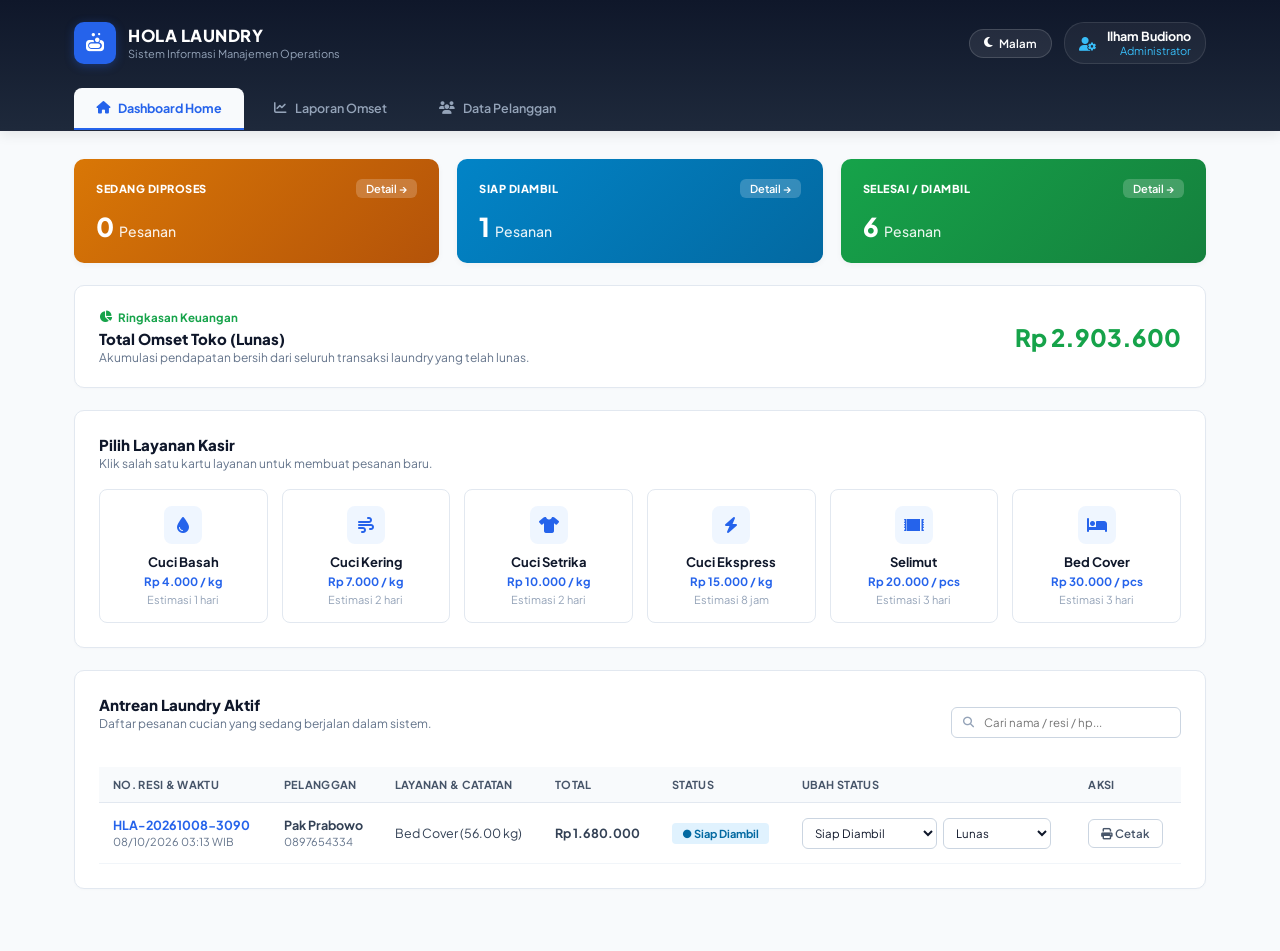
<file: index.html>
<!DOCTYPE html>
<html lang="id">
<head>
    <meta charset="UTF-8">
    <meta name="viewport" content="width=device-width, initial-scale=1.0">
    <title>HOLA POS - Management System</title>
    <link rel="stylesheet" href="https://cdnjs.cloudflare.com/ajax/libs/font-awesome/6.4.0/css/all.min.css">
    <link rel="stylesheet" href="css/style.css">
</head>
<body>

    <!-- Header Banner Navigation (Item 2.a) -->
    <header class="hero-header">
        <div class="hero-container">
            <!-- Top Bar: Profil Toko, Admin & Theme Toggle -->
            <div class="hero-top">
                <div class="brand">
                    <div class="brand-box">
                        <i class="fa-solid fa-soap"></i>
                    </div>
                    <div class="brand-text">
                        <h1 class="brand-title">HOLA LAUNDRY</h1>
                        <span class="brand-sub">Sistem Informasi Manajemen Operations</span>
                    </div>
                </div>

                <div class="user-meta">
                    <button id="btn-theme" class="btn-theme-toggle" type="button" title="Ubah Mode Tampilan">
                        <i class="fa-solid fa-moon"></i> <span id="theme-text">Malam</span>
                    </button>

                    <div class="user-info-group">
                        <div class="user-avatar-small"><i class="fa-solid fa-user-gear"></i></div>
                        <div class="user-text">
                            <span class="user-name">Ilham Budiono</span>
                            <span class="user-role">Administrator</span>
                        </div>
                    </div>
                </div>
            </div>

            <!-- Tab Navigation (Hyperlink Ajax Item 2.a) -->
            <nav class="nav-tabs">
                <a href="#" class="tab-item active nav-ajax" data-page="home">
                    <i class="fa-solid fa-house"></i>
                    <span>Dashboard Home</span>
                </a>
                <a href="#" class="tab-item nav-ajax" data-page="pages/interaktif.html">
                    <i class="fa-solid fa-chart-line"></i>
                    <span>Laporan Omset</span>
                </a>
                <a href="#" class="tab-item nav-ajax" data-page="pages/transaksi.html">
                    <i class="fa-solid fa-users"></i>
                    <span>Data Pelanggan</span>
                </a>
            </nav>
        </div>
    </header>

    <!-- Main Workspace Container -->
    <main class="main-wrapper">
        <div id="main-content" class="content-container">
            
            <div id="default-dashboard">
                
                <!-- 1. Status Cards Top Row -->
                <div class="status-grid">
                    <div class="status-card card-warning">
                        <div class="card-top">
                            <span class="card-label">SEDANG DIPROSES</span>
                            <span class="badge-detail">Detail &rarr;</span>
                        </div>
                        <h2 class="card-value">0 <small>Pesanan</small></h2>
                    </div>

                    <div class="status-card card-info">
                        <div class="card-top">
                            <span class="card-label">SIAP DIAMBIL</span>
                            <span class="badge-detail">Detail &rarr;</span>
                        </div>
                        <h2 class="card-value">1 <small>Pesanan</small></h2>
                    </div>

                    <div class="status-card card-success">
                        <div class="card-top">
                            <span class="card-label">SELESAI / DIAMBIL</span>
                            <span class="badge-detail">Detail &rarr;</span>
                        </div>
                        <h2 class="card-value">6 <small>Pesanan</small></h2>
                    </div>
                </div>

                <!-- 2. Omset Banner Panel -->
                <div class="omset-banner">
                    <div class="omset-info">
                        <span class="badge-sub"><i class="fa-solid fa-chart-pie"></i> Ringkasan Keuangan</span>
                        <h3>Total Omset Toko (Lunas)</h3>
                        <p>Akumulasi pendapatan bersih dari seluruh transaksi laundry yang telah lunas.</p>
                    </div>
                    <div class="omset-amount">
                        <span>Rp 2.903.600</span>
                    </div>
                </div>

                <!-- 3. Pilih Layanan Kasir Section -->
                <div class="section-panel">
                    <div class="section-title">
                        <h3>Pilih Layanan Kasir</h3>
                        <p>Klik salah satu kartu layanan untuk membuat pesanan baru.</p>
                    </div>

                    <div class="service-grid">
                        <div class="service-card">
                            <div class="service-icon-wrap"><i class="fa-solid fa-droplet"></i></div>
                            <h4>Cuci Basah</h4>
                            <span class="service-price">Rp 4.000 / kg</span>
                            <span class="service-time">Estimasi 1 hari</span>
                        </div>
                        <div class="service-card">
                            <div class="service-icon-wrap"><i class="fa-solid fa-wind"></i></div>
                            <h4>Cuci Kering</h4>
                            <span class="service-price">Rp 7.000 / kg</span>
                            <span class="service-time">Estimasi 2 hari</span>
                        </div>
                        <div class="service-card">
                            <div class="service-icon-wrap"><i class="fa-solid fa-shirt"></i></div>
                            <h4>Cuci Setrika</h4>
                            <span class="service-price">Rp 10.000 / kg</span>
                            <span class="service-time">Estimasi 2 hari</span>
                        </div>
                        <div class="service-card">
                            <div class="service-icon-wrap"><i class="fa-solid fa-bolt"></i></div>
                            <h4>Cuci Ekspress</h4>
                            <span class="service-price">Rp 15.000 / kg</span>
                            <span class="service-time">Estimasi 8 jam</span>
                        </div>
                        <div class="service-card">
                            <div class="service-icon-wrap"><i class="fa-solid fa-rug"></i></div>
                            <h4>Selimut</h4>
                            <span class="service-price">Rp 20.000 / pcs</span>
                            <span class="service-time">Estimasi 3 hari</span>
                        </div>
                        <div class="service-card">
                            <div class="service-icon-wrap"><i class="fa-solid fa-bed"></i></div>
                            <h4>Bed Cover</h4>
                            <span class="service-price">Rp 30.000 / pcs</span>
                            <span class="service-time">Estimasi 3 hari</span>
                        </div>
                    </div>
                </div>

                <!-- 4. Antrean Laundry Aktif Table -->
                <div class="section-panel">
                    <div class="table-header-bar">
                        <div class="section-title margin-0">
                            <h3>Antrean Laundry Aktif</h3>
                            <p>Daftar pesanan cucian yang sedang berjalan dalam sistem.</p>
                        </div>
                        <div class="search-box">
                            <i class="fa-solid fa-magnifying-glass"></i>
                            <input type="text" placeholder="Cari nama / resi / hp...">
                        </div>
                    </div>

                    <div class="table-responsive">
                        <table class="custom-table">
                            <thead>
                                <tr>
                                    <th>NO. RESI & WAKTU</th>
                                    <th>PELANGGAN</th>
                                    <th>LAYANAN & CATATAN</th>
                                    <th>TOTAL</th>
                                    <th>STATUS</th>
                                    <th>UBAH STATUS</th>
                                    <th>AKSI</th>
                                </tr>
                            </thead>
                            <tbody>
                                <tr>
                                    <td>
                                        <strong class="resi-link">HLA-20261008-3090</strong><br>
                                        <small class="text-muted">08/10/2026 03:13 WIB</small>
                                    </td>
                                    <td>
                                        <strong>Pak Prabowo</strong><br>
                                        <small class="text-muted">0897654334</small>
                                    </td>
                                    <td>Bed Cover (56.00 kg)</td>
                                    <td><strong>Rp 1.680.000</strong></td>
                                    <td><span class="status-tag status-blue">● Siap Diambil</span></td>
                                    <td>
                                        <div class="status-actions">
                                            <select class="form-select-sm">
                                                <option selected>Siap Diambil</option>
                                                <option>Sedang Diproses</option>
                                                <option>Selesai</option>
                                            </select>
                                            <select class="form-select-sm">
                                                <option selected>Lunas</option>
                                                <option>Belum Lunas</option>
                                            </select>
                                        </div>
                                    </td>
                                    <td>
                                        <button class="btn-action-sm"><i class="fa-solid fa-print"></i> Cetak</button>
                                    </td>
                                </tr>
                            </tbody>
                        </table>
                    </div>
                </div>

            </div>

        </div>
    </main>

    <script src="https://code.jquery.com/jquery-3.7.0.min.js"></script>
    <script src="js/main.js"></script>
</body>
</html>
</file>
<file: css/style.css>
@import url('https://fonts.googleapis.com/css2?family=Plus+Jakarta+Sans:wght@400;500;600;700;800&display=swap');

* {
    margin: 0;
    padding: 0;
    box-sizing: border-box;
    font-family: 'Plus Jakarta Sans', -apple-system, BlinkMacSystemFont, 'Segoe UI', Roboto, sans-serif;
}

body {
    background-color: #f8fafc;
    color: #334155;
    font-size: 13px;
    -webkit-font-smoothing: antialiased;
    transition: background-color 0.2s ease, color 0.2s ease;
}

/* Header Banner Section (Slate Gradasi Halus) */
.hero-header {
    background: linear-gradient(180deg, #0f172a 0%, #1e293b 100%);
    color: #ffffff;
    padding-top: 22px;
    border-bottom: 1px solid rgba(255, 255, 255, 0.08);
    box-shadow: 0 4px 12px rgba(0, 0, 0, 0.08);
}

.hero-container {
    max-width: 1180px;
    margin: 0 auto;
    padding: 0 24px;
}

.hero-top {
    display: flex;
    justify-content: space-between;
    align-items: center;
    margin-bottom: 24px;
}

.brand {
    display: flex;
    align-items: center;
    gap: 12px;
}

.brand-box {
    width: 42px;
    height: 42px;
    background: #2563eb;
    color: #ffffff;
    border-radius: 10px;
    display: flex;
    align-items: center;
    justify-content: center;
    font-size: 18px;
    box-shadow: 0 2px 10px rgba(37, 99, 235, 0.35);
}

.brand-title {
    font-size: 16.5px;
    font-weight: 800;
    letter-spacing: 0.5px;
    color: #ffffff;
    line-height: 1.2;
}

.brand-sub {
    font-size: 11px;
    color: #94a3b8;
    display: block;
    margin-top: 2px;
}

.user-meta {
    display: flex;
    align-items: center;
    gap: 12px;
}

.btn-theme-toggle {
    background: rgba(255, 255, 255, 0.08);
    color: #ffffff;
    border: 1px solid rgba(255, 255, 255, 0.15);
    padding: 6px 14px;
    border-radius: 20px;
    font-size: 11.5px;
    font-weight: 600;
    cursor: pointer;
    display: flex;
    align-items: center;
    gap: 6px;
    transition: all 0.2s ease;
}

.btn-theme-toggle:hover {
    background: rgba(255, 255, 255, 0.18);
    border-color: rgba(255, 255, 255, 0.25);
}

.user-info-group {
    display: flex;
    align-items: center;
    gap: 10px;
    background: rgba(255, 255, 255, 0.05);
    padding: 6px 14px;
    border-radius: 20px;
    border: 1px solid rgba(255, 255, 255, 0.1);
}

.user-avatar-small {
    color: #38bdf8;
    font-size: 14px;
}

.user-text {
    text-align: right;
}

.user-name {
    font-size: 12.5px;
    font-weight: 700;
    color: #ffffff;
    display: block;
    line-height: 1.2;
}

.user-role {
    font-size: 11px;
    color: #38bdf8;
    display: block;
}

/* Nav Tabs Modern Indicator */
.nav-tabs {
    display: flex;
    gap: 8px;
}

.tab-item {
    display: flex;
    align-items: center;
    gap: 8px;
    padding: 12px 22px;
    color: #94a3b8;
    text-decoration: none;
    font-weight: 600;
    font-size: 12.5px;
    border-radius: 8px 8px 0 0;
    border-bottom: 2px solid transparent;
    transition: all 0.2s ease;
}

.tab-item:hover {
    color: #ffffff;
    background: rgba(255, 255, 255, 0.04);
}

.tab-item.active {
    background: #f8fafc;
    color: #2563eb;
    font-weight: 700;
    border-bottom: 2px solid #2563eb;
}

/* Main Workspace Container */
.main-wrapper {
    max-width: 1180px;
    margin: 0 auto;
    padding: 24px 24px 40px 24px;
}

.status-grid {
    display: grid;
    grid-template-columns: repeat(auto-fit, minmax(280px, 1fr));
    gap: 18px;
    margin-top: 4px;
    margin-bottom: 22px;
}

.status-card {
    padding: 20px 22px;
    border-radius: 10px;
    color: #ffffff;
    box-shadow: 0 2px 6px rgba(0, 0, 0, 0.04);
}

.card-warning { background: linear-gradient(135deg, #d97706 0%, #b45309 100%); }
.card-info { background: linear-gradient(135deg, #0284c7 0%, #0369a1 100%); }
.card-success { background: linear-gradient(135deg, #16a34a 0%, #15803d 100%); }

.card-top {
    display: flex;
    justify-content: space-between;
    align-items: center;
    margin-bottom: 12px;
}

.card-label {
    font-size: 11px;
    font-weight: 800;
    letter-spacing: 0.5px;
    color: #ffffff;
}

.badge-detail {
    font-size: 11px;
    background: rgba(255, 255, 255, 0.2);
    color: #ffffff;
    padding: 3px 10px;
    border-radius: 6px;
    font-weight: 600;
}

.card-value {
    font-size: 26px;
    font-weight: 800;
    color: #ffffff;
}

.card-value small {
    font-size: 14px;
    font-weight: 500;
    color: rgba(255, 255, 255, 0.9);
}

.omset-banner {
    background: #ffffff;
    padding: 22px 24px;
    border-radius: 10px;
    border: 1px solid #e2e8f0;
    display: flex;
    justify-content: space-between;
    align-items: center;
    margin-bottom: 22px;
    box-shadow: 0 1px 3px rgba(0, 0, 0, 0.02);
}

.badge-sub {
    color: #16a34a;
    font-size: 11.5px;
    font-weight: 700;
    display: inline-flex;
    align-items: center;
    gap: 6px;
    margin-bottom: 4px;
}

.omset-info h3 {
    font-size: 15px;
    color: #0f172a;
    font-weight: 800;
}

.omset-info p {
    font-size: 12px;
    color: #64748b;
    margin-top: 2px;
}

.omset-amount span {
    font-size: 24px;
    font-weight: 800;
    color: #16a34a;
}

.section-panel {
    background: #ffffff;
    padding: 24px;
    border-radius: 10px;
    border: 1px solid #e2e8f0;
    margin-bottom: 22px;
    box-shadow: 0 1px 3px rgba(0, 0, 0, 0.02);
}

.section-title h3 {
    font-size: 15px;
    color: #0f172a;
    font-weight: 800;
}

.section-title p {
    font-size: 12px;
    color: #64748b;
    margin-top: 2px;
    margin-bottom: 18px;
}

.margin-0 { margin: 0 !important; }

/* Dynamic Omset Summary Box */
.omset-summary-card {
    background-color: #f8fafc;
    border: 1px solid #e2e8f0;
    padding: 16px;
    border-radius: 6px;
    transition: all 0.2s ease;
}

.omset-card-label {
    font-size: 11px;
    font-weight: 700;
    text-transform: uppercase;
    letter-spacing: 0.5px;
    display: block;
    color: #64748b;
}

.service-grid {
    display: grid;
    grid-template-columns: repeat(auto-fit, minmax(150px, 1fr));
    gap: 14px;
}

.service-card {
    border: 1px solid #e2e8f0;
    border-radius: 8px;
    padding: 16px 12px;
    text-align: center;
    background: #ffffff;
    cursor: pointer;
    transition: all 0.2s ease;
}

.service-card:hover {
    border-color: #2563eb;
    background: #f8fafc;
    transform: translateY(-2px);
}

.service-icon-wrap {
    width: 38px;
    height: 38px;
    background: #eff6ff;
    color: #2563eb;
    border-radius: 8px;
    display: flex;
    align-items: center;
    justify-content: center;
    font-size: 16px;
    margin: 0 auto 10px auto;
}

.service-card h4 {
    font-size: 13px;
    color: #0f172a;
    font-weight: 700;
}

.service-price {
    display: block;
    font-size: 11.5px;
    color: #2563eb;
    font-weight: 700;
    margin: 4px 0;
}

.service-time {
    display: block;
    font-size: 11px;
    color: #94a3b8;
}

.table-header-bar {
    display: flex;
    justify-content: space-between;
    align-items: center;
    margin-bottom: 18px;
}

.search-box {
    position: relative;
    width: 230px;
}

.search-box i {
    position: absolute;
    left: 12px;
    top: 50%;
    transform: translateY(-50%);
    color: #94a3b8;
    font-size: 11px;
}

.search-box input {
    width: 100%;
    padding: 7px 12px 7px 32px;
    border: 1px solid #cbd5e1;
    border-radius: 6px;
    font-size: 11.5px;
    outline: none;
    background: #ffffff;
}

.table-responsive { overflow-x: auto; }

.custom-table {
    width: 100%;
    border-collapse: collapse;
}

.custom-table th {
    background: #f8fafc;
    color: #475569;
    font-weight: 700;
    padding: 11px 14px;
    text-align: left;
    font-size: 11px;
    letter-spacing: 0.3px;
    border-bottom: 1px solid #e2e8f0;
}

.custom-table td {
    padding: 14px;
    border-bottom: 1px solid #f1f5f9;
    font-size: 12.5px;
    vertical-align: middle;
}

.resi-link { color: #2563eb; cursor: pointer; }
.text-muted { color: #64748b; font-size: 11px; }

.status-tag {
    padding: 4px 10px;
    border-radius: 4px;
    font-size: 11px;
    font-weight: 700;
}

.status-blue { background: #e0f2fe; color: #0369a1; }

.status-actions {
    display: flex;
    gap: 6px;
    align-items: center;
}

.form-select-sm {
    padding: 6px 8px;
    border: 1px solid #cbd5e1;
    border-radius: 6px;
    font-size: 11.5px;
    outline: none;
    background: #ffffff;
    color: #0f172a;
}

.btn-action-sm {
    padding: 6px 12px;
    border-radius: 6px;
    font-weight: 600;
    font-size: 11.5px;
    border: 1px solid #cbd5e1;
    background: #ffffff;
    color: #475569;
    cursor: pointer;
    transition: background 0.2s;
}

.btn-action-sm:hover {
    background: #f8fafc;
}

/* ===================================================
   DARK MODE STYLES
   =================================================== */
body.dark-mode {
    background-color: #0f172a !important;
    color: #f1f5f9 !important;
}

body.dark-mode .tab-item.active {
    background: #0f172a !important;
    color: #38bdf8 !important;
    border-bottom-color: #38bdf8 !important;
}

body.dark-mode .omset-banner,
body.dark-mode .section-panel,
body.dark-mode .service-card {
    background-color: #1e293b !important;
    border-color: #334155 !important;
}

body.dark-mode .omset-summary-card {
    background-color: #0f172a !important;
    border-color: #334155 !important;
}

body.dark-mode .omset-card-label {
    color: #94a3b8 !important;
}

body.dark-mode .omset-info h3,
body.dark-mode .section-title h3,
body.dark-mode .service-card h4,
body.dark-mode td strong {
    color: #f8fafc !important;
}

body.dark-mode .omset-info p,
body.dark-mode .section-title p,
body.dark-mode .service-time,
body.dark-mode .text-muted {
    color: #94a3b8 !important;
}

body.dark-mode .custom-table th {
    background-color: #0f172a !important;
    color: #94a3b8 !important;
    border-color: #334155 !important;
}

body.dark-mode .custom-table td {
    border-color: #334155 !important;
    color: #e2e8f0 !important;
}

body.dark-mode .service-card:hover {
    background-color: #334155 !important;
    border-color: #38bdf8 !important;
}

body.dark-mode .search-box input,
body.dark-mode .form-select-sm,
body.dark-mode .btn-action-sm,
body.dark-mode input[type="text"],
body.dark-mode input[type="date"],
body.dark-mode textarea {
    background-color: #0f172a !important;
    color: #f8fafc !important;
    border-color: #334155 !important;
}

body.dark-mode .service-icon-wrap {
    background-color: #0f172a !important;
    color: #38bdf8 !important;
}
</file>
